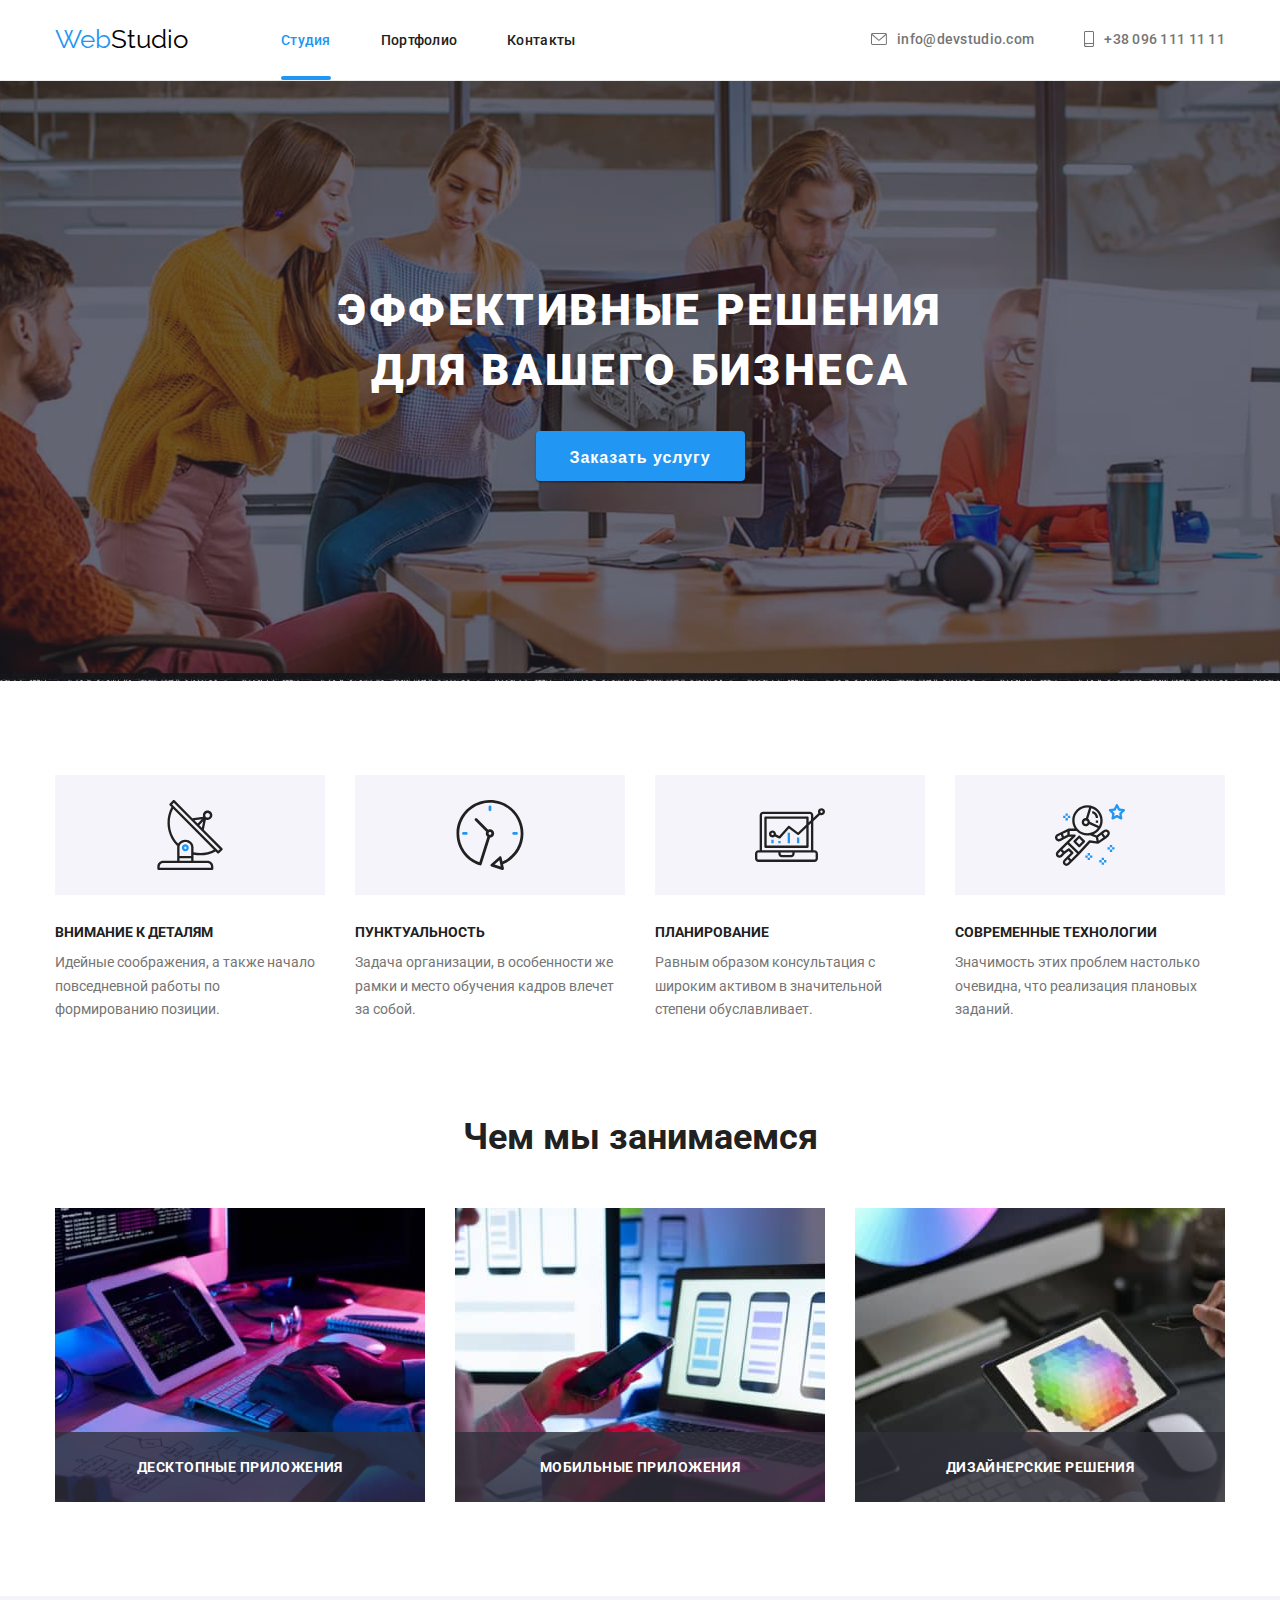
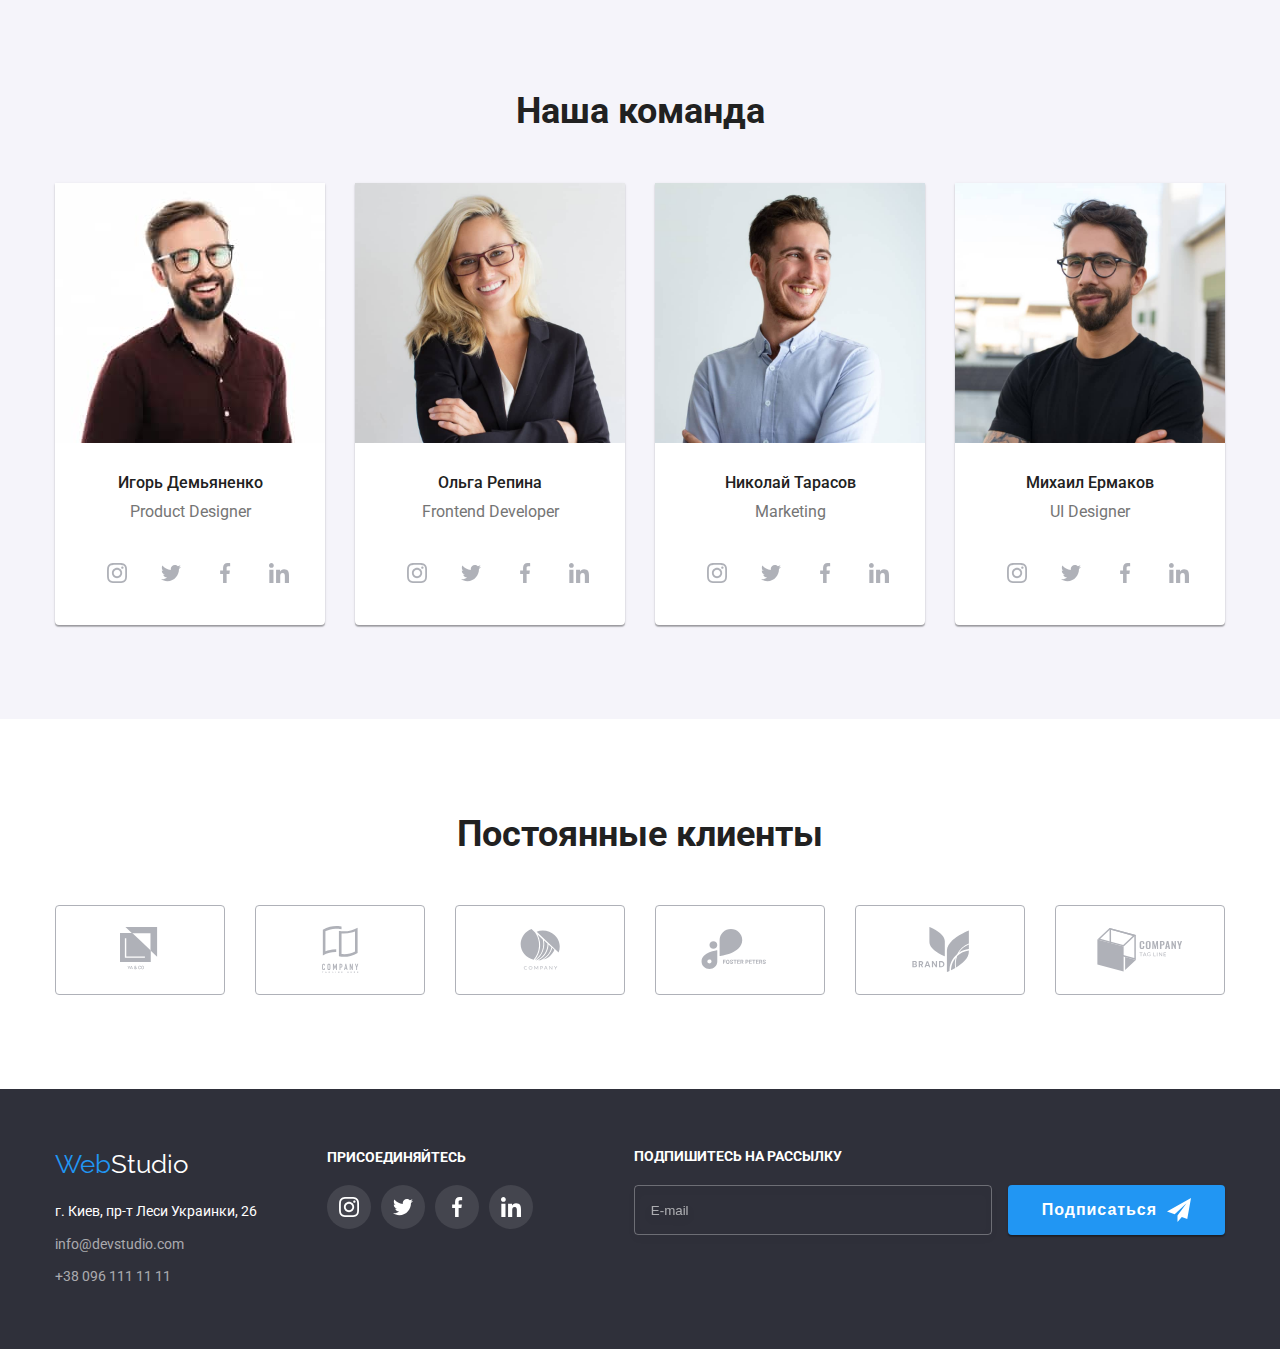
<file: index.html>
<!DOCTYPE html>
<html lang="ru">
  <head>
    <meta charset="UTF-8" />
    <meta http-equiv="X-UA-Compatible" content="IE=edge" />
    <meta name="viewport" content="width=device-width, initial-scale=1.0" />
    <title>Document</title>
    <link rel="preconnect" href="https://fonts.gstatic.com" />
    <link
      href="https://fonts.googleapis.com/css2?family=Raleway:wght@700&family=Roboto:wght@400;500;700;900&display=swap"
      rel="stylesheet"
    />
    <link
      rel="stylesheet"
      href="https://cdnjs.cloudflare.com/ajax/libs/modern-normalize/1.0.0/modern-normalize.min.css"
      integrity="sha512-ISS7cAi1PEhQ8jnbJpJZMd29NlhNj4AWYyLOSp2CE/CsHxTCu+r+t0D2yoJudVrd0/8fTVPUVDzY5Tvli75u/g=="
      crossorigin="anonymous"
    />
    <link rel="stylesheet" href="./css/styles.css" />
  </head>
  <body>
    <header class="page-header">
      <div class="conteiner main-nav">
        <nav class="nav">
          <a href="./index.html" class="logo"><span class="accent">Web</span>Studio</a>
          <ul class="list site-nav">
            <li class="item"><a href="./index.html" class="link site-nav-link current">Студия</a></li>
            <li class="item"><a href="./portfolio.html" class="link site-nav-link">Портфолио</a></li>
            <li class="item"><a href="" class="link site-nav-link">Контакты</a></li>
          </ul>
        </nav>
        <ul class="list auth-nav contacts-list">
          <li class="item contacts-item">
            <a href="mailto:info@devstudio.com" class="link contacts-link">
              <svg class="contacts-icon" width="16" height="12">
                <use href="./images/icons.svg#icon-envelope"></use>
              </svg>
              info@devstudio.com
            </a>
          </li>
          <li class="item contacts-item">
            <a href="tel:+380961111111" class="link contacts-link">
              <svg class="contacts-icon" width="10" height="16">
                <use href="./images/icons.svg#icon-phone"></use>
              </svg>
              +38 096 111 11 11
            </a>
          </li>
        </ul>
      </div>
    </header>
    <main>
      <section class="hero">
        <h1 class="hero-title">Эффективные решения<br />для вашего бизнеса</h1>
        <button type="button" class="button primary" data-modal-open>Заказать услугу</button>
      </section>
      <section class="section">
        <div class="conteiner">
          <ul class="list feature-list">
            <li class="item">
              <div class="thumb">
                <svg class="feature-icons-svg">
                  <use href="./images/icons.svg#icon-antenna"></use>
                </svg>
              </div>
              <h3 class="features-title">Внимание к деталям</h3>
              <p class="features-text">
                Идейные соображения, а также начало повседневной работы по формированию позиции.
              </p>
            </li>
            <li class="item">
              <div class="thumb">
                <svg class="feature-icons-svg">
                  <use href="./images/icons.svg#icon-clock"></use>
                </svg>
              </div>
              <h3 class="features-title">Пунктуальность</h3>
              <p class="features-text">
                Задача организации, в особенности же рамки и место обучения кадров влечет за собой.
              </p>
            </li>
            <li class="item">
              <div class="thumb">
                <svg class="feature-icons-svg">
                  <use href="./images/icons.svg#icon-diagram"></use>
                </svg>
              </div>
              <h3 class="features-title">Планирование</h3>
              <p class="features-text">
                Равным образом консультация с широким активом в значительной степени обуславливает.
              </p>
            </li>
            <li class="item">
              <div class="thumb">
                <svg class="feature-icons-svg">
                  <use href="./images/icons.svg#icon-astronaut"></use>
                </svg>
              </div>
              <h3 class="features-title">Современные технологии</h3>
              <p class="features-text">Значимость этих проблем настолько очевидна, что реализация плановых заданий.</p>
            </li>
          </ul>
        </div>
      </section>
      <section class="work section">
        <div class="conteiner">
          <h2 class="work-title">Чем мы занимаемся</h2>
          <ul class="list work">
            <li class="item work-item">
              <a href="" class="work-link">
                <img src="./images/img1.jpg" alt="Планшет с клавиатурой" width="370" />
                <div class="work-thumb">
                  <h3 class="work-subtitle">Десктопные приложения</h3>
                </div>
              </a>
            </li>
            <li class="item work-item">
              <a href="">
                <img src="./images/img2.jpg" alt="Телефон и ноутбук" width="370" />
                <div class="work-thumb">
                  <h3 class="work-subtitle">Мобильные приложения</h3>
                </div>
              </a>
            </li>
            <li class="item work-item">
              <a href=""
                ><img src="./images/img3.jpg" alt="Планшет" width="370" />
                <div class="work-thumb">
                  <h3 class="work-subtitle">Дизайнерские решения</h3>
                </div>
              </a>
            </li>
          </ul>
        </div>
      </section>
      <section class="team section">
        <div class="conteiner">
          <h2 class="team-title">Наша команда</h2>
          <ul class="list team-list">
            <li class="team-item">
              <img class="team-image" src="./images/photo1.jpg" alt="Игорь Демьяненко" width="270" />
              <div class="team-content">
                <h3 class="team-subtitle">Игорь Демьяненко</h3>
                <p class="team-text">Product Designer</p>
              </div>
              <ul class="social-icons">
                <li class="list social-icons-item">
                  <a href="" class="social-icons-link" target="_blank" rel="noopener noreferrer">
                    <svg class="social-icons-svg">
                      <use href="./images/icons.svg#icon-instagram"></use>
                    </svg>
                  </a>
                </li>
                <li class="list social-icons-item">
                  <a href="" class="social-icons-link" target="_blank" rel="noopener noreferrer">
                    <svg class="social-icons-svg">
                      <use href="./images/icons.svg#icon-twitter"></use>
                    </svg>
                  </a>
                </li>
                <li class="list social-icons-item">
                  <a href="" class="social-icons-link" target="_blank" rel="noopener noreferrer">
                    <svg class="social-icons-svg">
                      <use href="./images/icons.svg#icon-facebook"></use>
                    </svg>
                  </a>
                </li>
                <li class="list social-icons-item">
                  <a href="" class="social-icons-link" target="_blank" rel="noopener noreferrer">
                    <svg class="social-icons-svg">
                      <use href="./images/icons.svg#icon-linkedin"></use>
                    </svg>
                  </a>
                </li>
              </ul>
            </li>
            <li class="team-item">
              <img class="team-image" src="./images/photo2.jpg" alt="Ольга Репина" width="270" />
              <div class="team-content">
                <h3 class="team-subtitle">Ольга Репина</h3>
                <p class="team-text">Frontend Developer</p>
              </div>
              <ul class="social-icons">
                <li class="list social-icons-item">
                  <a href="" class="social-icons-link" target="_blank" rel="noopener noreferrer">
                    <svg class="social-icons-svg">
                      <use href="./images/icons.svg#icon-instagram"></use>
                    </svg>
                  </a>
                </li>
                <li class="list social-icons-item">
                  <a href="" class="social-icons-link" target="_blank" rel="noopener noreferrer">
                    <svg class="social-icons-svg">
                      <use href="./images/icons.svg#icon-twitter"></use>
                    </svg>
                  </a>
                </li>
                <li class="list social-icons-item">
                  <a href="" class="social-icons-link" target="_blank" rel="noopener noreferrer">
                    <svg class="social-icons-svg">
                      <use href="./images/icons.svg#icon-facebook"></use>
                    </svg>
                  </a>
                </li>
                <li class="list social-icons-item">
                  <a href="" class="social-icons-link" target="_blank" rel="noopener noreferrer">
                    <svg class="social-icons-svg">
                      <use href="./images/icons.svg#icon-linkedin"></use>
                    </svg>
                  </a>
                </li>
              </ul>
            </li>
            <li class="team-item">
              <img class="team-image" src="./images/photo3.jpg" alt="Николай Тарасов" width="270" />
              <div class="team-content">
                <h3 class="team-subtitle">Николай Тарасов</h3>
                <p class="team-text">Marketing</p>
              </div>
              <ul class="social-icons">
                <li class="list social-icons-item">
                  <a href="" class="social-icons-link" target="_blank" rel="noopener noreferrer">
                    <svg class="social-icons-svg">
                      <use href="./images/icons.svg#icon-instagram"></use>
                    </svg>
                  </a>
                </li>
                <li class="list social-icons-item">
                  <a href="" class="social-icons-link" target="_blank" rel="noopener noreferrer">
                    <svg class="social-icons-svg">
                      <use href="./images/icons.svg#icon-twitter"></use>
                    </svg>
                  </a>
                </li>
                <li class="list social-icons-item">
                  <a href="" class="social-icons-link" target="_blank" rel="noopener noreferrer">
                    <svg class="social-icons-svg">
                      <use href="./images/icons.svg#icon-facebook"></use>
                    </svg>
                  </a>
                </li>
                <li class="list social-icons-item">
                  <a href="" class="social-icons-link" target="_blank" rel="noopener noreferrer">
                    <svg class="social-icons-svg">
                      <use href="./images/icons.svg#icon-linkedin"></use>
                    </svg>
                  </a>
                </li>
              </ul>
            </li>
            <li class="team-item">
              <img class="team-image" src="./images/photo4.jpg" alt="Михаил Ермаков" width="270" />
              <div class="team-content">
                <h3 class="team-subtitle">Михаил Ермаков</h3>
                <p class="team-text">UI Designer</p>
              </div>
              <ul class="social-icons">
                <li class="list social-icons-item">
                  <a href="" class="social-icons-link" target="_blank" rel="noopener noreferrer">
                    <svg class="social-icons-svg">
                      <use href="./images/icons.svg#icon-instagram"></use>
                    </svg>
                  </a>
                </li>
                <li class="list social-icons-item">
                  <a href="" class="social-icons-link" target="_blank" rel="noopener noreferrer">
                    <svg class="social-icons-svg">
                      <use href="./images/icons.svg#icon-twitter"></use>
                    </svg>
                  </a>
                </li>
                <li class="list social-icons-item">
                  <a href="" class="social-icons-link" target="_blank" rel="noopener noreferrer">
                    <svg class="social-icons-svg">
                      <use href="./images/icons.svg#icon-facebook"></use>
                    </svg>
                  </a>
                </li>
                <li class="list social-icons-item">
                  <a href="" class="social-icons-link" target="_blank" rel="noopener noreferrer">
                    <svg class="social-icons-svg">
                      <use href="./images/icons.svg#icon-linkedin"></use>
                    </svg>
                  </a>
                </li>
              </ul>
            </li>
          </ul>
        </div>
      </section>
      <section class="clients section">
        <div class="conteiner">
          <h2 class="clients-title">Постоянные клиенты</h2>
          <ul class="list clients-list">
            <li class="clients-item">
              <a href="" class="clients-link-svg">
                <svg class="clients-icon-svg" width="41" height="47">
                  <use href="./images/icons.svg#icon-logo1"></use>
                </svg>
              </a>
            </li>
            <li class="clients-item">
              <a href="" class="clients-link-svg">
                <svg class="clients-icon-svg" width="41" height="47">
                  <use href="./images/icons.svg#icon-logo2"></use>
                </svg>
              </a>
            </li>
            <li class="clients-item">
              <a href="" class="clients-link-svg">
                <svg class="clients-icon-svg" width="43" height="41">
                  <use href="./images/icons.svg#icon-logo3"></use>
                </svg>
              </a>
            </li>
            <li class="clients-item">
              <a href="" class="clients-link-svg">
                <svg class="clients-icon-svg" width="84" height="41">
                  <use href="./images/icons.svg#icon-logo4"></use>
                </svg>
              </a>
            </li>
            <li class="clients-item">
              <a href="" class="clients-link-svg">
                <svg class="clients-icon-svg" width="63" height="45">
                  <use href="./images/icons.svg#icon-logo5"></use>
                </svg>
              </a>
            </li>
            <li class="clients-item">
              <a href="" class="clients-link-svg">
                <svg class="clients-icon-svg" width="94" height="44">
                  <use href="./images/icons.svg#icon-logo6"></use>
                </svg>
              </a>
            </li>
          </ul>
        </div>
      </section>
    </main>
    <footer class="footer">
      <div class="conteiner flexbox">
        <div class="footer-contacts">
          <a href="./index.html" class="logo"
            ><span class="accent">Web</span><span class="accent-secondary">Studio</span></a
          >
          <address class="address">
            <p class="footer-text">г. Киев, пр-т Леси Украинки, 26</p>
            <a href="mailto:info@devstudio.com" class="footer-link">info@devstudio.com</a>
            <a href="tel:+380961111111" class="footer-link">+38 096 111 11 11</a>
          </address>
        </div>
        <div class="footer-social-icons">
          <h2 class="footer-social-title">присоединяйтесь</h2>
          <ul class="footer-social-icons-list">
            <li class="list footer-social-icons-item">
              <a href="" class="footer-social-icons-link" target="_blank" rel="noopener noreferrer">
                <svg class="footer-social-icons-svg">
                  <use href="./images/icons.svg#icon-instagram"></use>
                </svg>
              </a>
            </li>
            <li class="list footer-social-icons-item">
              <a href="" class="footer-social-icons-link" target="_blank" rel="noopener noreferrer">
                <svg class="footer-social-icons-svg">
                  <use href="./images/icons.svg#icon-twitter"></use>
                </svg>
              </a>
            </li>
            <li class="list footer-social-icons-item">
              <a href="" class="footer-social-icons-link" target="_blank" rel="noopener noreferrer">
                <svg class="footer-social-icons-svg">
                  <use href="./images/icons.svg#icon-facebook"></use>
                </svg>
              </a>
            </li>
            <li class="list footer-social-icons-item">
              <a href="" class="footer-social-icons-link" target="_blank" rel="noopener noreferrer">
                <svg class="footer-social-icons-svg">
                  <use href="./images/icons.svg#icon-linkedin"></use>
                </svg>
              </a>
            </li>
          </ul>
        </div>
        <form class="subscription">
          <label>
            <b class="subscription-text">Подпишитесь на рассылку</b>
            <input class="subscription-input" type="email" name="email" placeholder="E-mail" required />
          </label>
          <button type="submit" class="button">
            Подписаться
            <svg class="subscription-icon-svg" width="24" height="24">
              <use href="./images/icons.svg#icon-icon-send"></use>
            </svg>
          </button>
        </form>
      </div>
    </footer>
    <div class="backdrop is-hidden" data-modal>
      <div class="modal">
        <button class="modal-button-close" data-modal-close>
          <svg class="modal-icon-svg" width="11" height="11">
            <use href="./images/icons.svg#icon-modal-x"></use>
          </svg>
        </button>
        <form class="form">
          <b class="form-title">Оставьте свои данные, мы вам перезвоним</b>
          <div class="form-field">
            <label for="user-name" class="form-ladel">Имя</label>
            <input type="text" name="user-name" id="user-name" class="form-input" />
            <svg class="form-svg" width="12" height="12">
              <use href="./images/icons.svg#icon-modal-person"></use>
            </svg>
          </div>
          <div class="form-field">
            <label for="tel" class="form-ladel">Телефон</label>
            <input type="tel" name="tel" id="tel" class="form-input" />
            <svg class="form-svg" width="12" height="12">
              <use href="./images/icons.svg#icon-modal-handset"></use>
            </svg>
          </div>
          <div class="form-field">
            <label for="email" class="form-ladel">Почта</label>
            <input type="email" name="email" id="email" class="form-input" />
            <svg class="form-svg" width="12" height="12">
              <use href="./images/icons.svg#icon-modal-email"></use>
            </svg>
          </div>
          <div class="form-field comment">
            <label for="comment" class="form-ladel">Комментарий</label>
            <textarea
              name="feedback"
              rows="5"
              id="comment"
              placeholder="Введите текст"
              class="form-textarea"
            ></textarea>
          </div>
          <label class="checkbox-label">
            <input class="checkbox-input visually-hidden" type="checkbox" name="agreement" />
            <span class="checkbox-icon"></span>
            Соглашаюсь с рассылкой и принимаю&nbsp;
            <a href="" class="checkbox-link">Условия договора</a>
          </label>
          <button type="submit" class="button btn-modal">Отправить</button>
        </form>
      </div>
    </div>
    <script src="./js/modal.js"></script>
  </body>
</html>
</file>
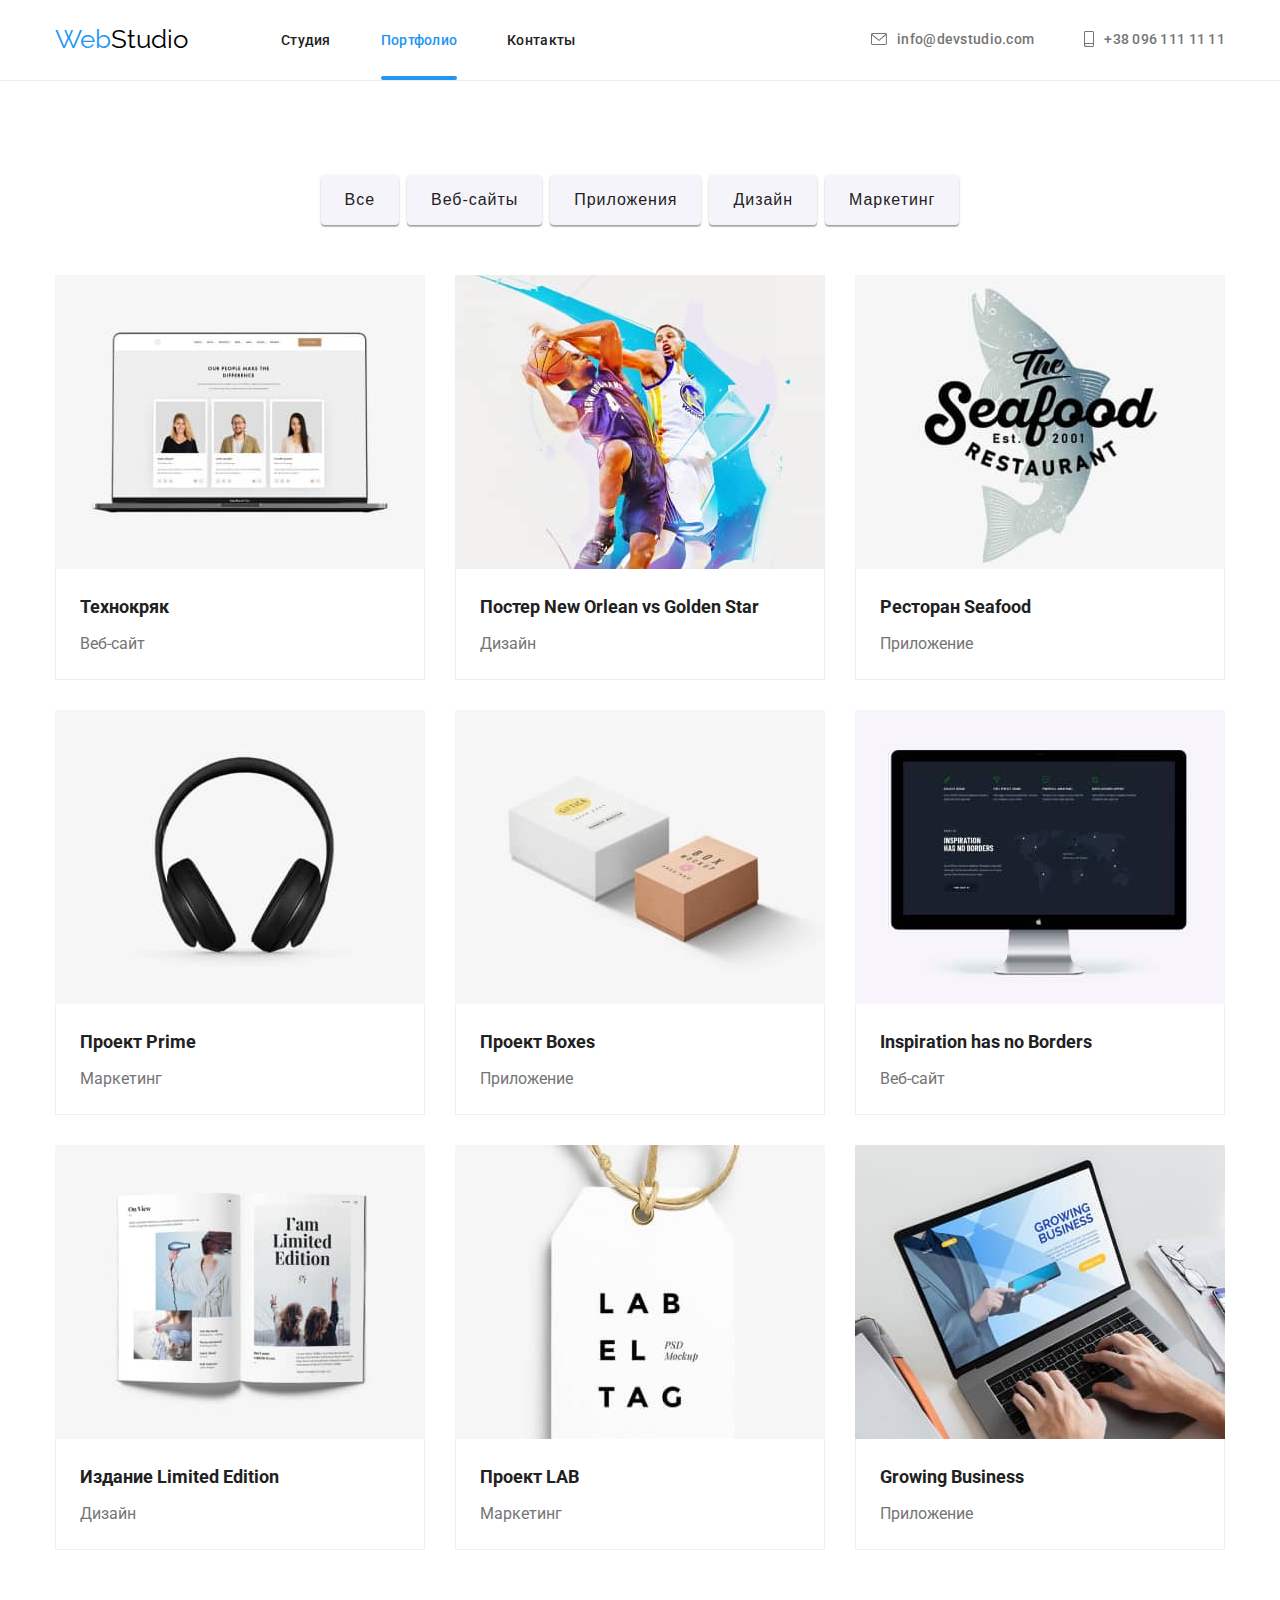
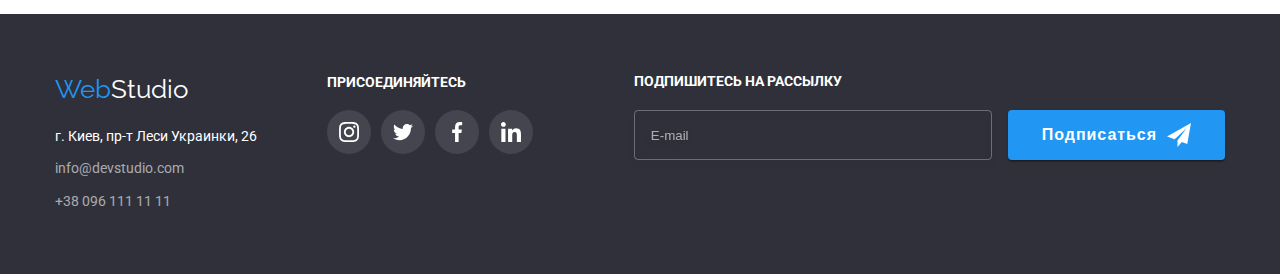
<file: portfolio.html>
<!DOCTYPE html>
<html lang="ru">
  <head>
    <meta charset="UTF-8" />
    <meta http-equiv="X-UA-Compatible" content="IE=edge" />
    <meta name="viewport" content="width=device-width, initial-scale=1.0" />
    <title>Document</title>
    <link rel="preconnect" href="https://fonts.gstatic.com" />
    <link
      href="https://fonts.googleapis.com/css2?family=Raleway:wght@700&family=Roboto:wght@400;500;700;900&display=swap"
      rel="stylesheet"
    />
    <link
      rel="stylesheet"
      href="https://cdnjs.cloudflare.com/ajax/libs/modern-normalize/1.0.0/modern-normalize.min.css"
      integrity="sha512-ISS7cAi1PEhQ8jnbJpJZMd29NlhNj4AWYyLOSp2CE/CsHxTCu+r+t0D2yoJudVrd0/8fTVPUVDzY5Tvli75u/g=="
      crossorigin="anonymous"
    />
    <link rel="stylesheet" href="./css/styles.css" />
  </head>
  <body>
    <header class="page-header">
      <div class="conteiner main-nav">
        <nav class="nav">
          <a href="./index.html" class="logo"><span class="accent">Web</span>Studio</a>
          <ul class="list site-nav">
            <li class="item"><a href="./index.html" class="link site-nav-link">Студия</a></li>
            <li class="item"><a href="./portfolio.html" class="link site-nav-link current">Портфолио</a></li>
            <li class="item"><a href="" class="link site-nav-link">Контакты</a></li>
          </ul>
        </nav>
        <ul class="list auth-nav contacts-list">
          <li class="item contacts-item">
            <a href="mailto:info@devstudio.com" class="link contacts-link">
              <svg class="contacts-icon" width="16" height="12">
                <use href="./images/icons.svg#icon-envelope"></use>
              </svg>
              info@devstudio.com
            </a>
          </li>
          <li class="item contacts-item">
            <a href="tel:+380961111111" class="link contacts-link">
              <svg class="contacts-icon" width="10" height="16">
                <use href="./images/icons.svg#icon-phone"></use>
              </svg>
              +38 096 111 11 11
            </a>
          </li>
        </ul>
      </div>
    </header>
    <main>
      <section class="section">
        <h1 class="visually-hidden">Портфолио</h1>
        <div class="conteiner">
          <ul class="list filter-list">
            <li class="filter-item"><button type="button" class="button secondary">Все</button></li>
            <li class="filter-item"><button type="button" class="button secondary">Веб-сайты</button></li>
            <li class="filter-item"><button type="button" class="button secondary">Приложения</button></li>
            <li class="filter-item"><button type="button" class="button secondary">Дизайн</button></li>
            <li class="filter-item"><button type="button" class="button secondary">Маркетинг</button></li>
          </ul>
          <h2 class="visually-hidden">Наши проекты</h2>
          <ul class="list project">
            <li class="project-item">
              <article class="project-card">
                <a href="" class="project-link">
                  <div class="project-thumb">
                    <div class="card-image">
                      <img src="./images/portfolio/img1.jpg" alt="Открытый ноутбук" width="370" height="294" />
                    </div>
                    <div class="card-action">
                      <p class="card-action-text">
                        Технокряк это современная площадка распространения коронавируса. Компании используют эту
                        платформу для цифрового шпионажа и атак на защищённые сервера конкурентов.
                      </p>
                    </div>
                  </div>
                  <div class="card-content">
                    <h3 class="project-subtitle">Технокряк</h3>
                    <p class="project-text">Веб-сайт</p>
                  </div>
                </a>
              </article>
            </li>
            <li class="project-item">
              <article class="project-card">
                <a href="" class="project-link">
                  <div class="project-thumb">
                    <div class="card-image">
                      <img src="./images/portfolio/img2.jpg" alt="Постер НБА" width="370" height="294" />
                    </div>
                    <div class="card-action">
                      <p class="card-action-text">
                        Технокряк это современная площадка распространения коронавируса. Компании используют эту
                        платформу для цифрового шпионажа и атак на защищённые сервера конкурентов.
                      </p>
                    </div>
                  </div>
                  <div class="card-content">
                    <h3 class="project-subtitle">Постер New Orlean vs Golden Star</h3>
                    <p class="project-text">Дизайн</p>
                  </div>
                </a>
              </article>
            </li>
            <li class="project-item">
              <article class="project-card">
                <a href="" class="project-link">
                  <div class="project-thumb">
                    <div class="card-image">
                      <img src="./images/portfolio/img3.jpg" alt="Логотип ресторана" width="370" height="294" />
                    </div>
                    <div class="card-action">
                      <p class="card-action-text">
                        Технокряк это современная площадка распространения коронавируса. Компании используют эту
                        платформу для цифрового шпионажа и атак на защищённые сервера конкурентов.
                      </p>
                    </div>
                  </div>
                  <div class="card-content">
                    <h3 class="project-subtitle">Ресторан Seafood</h3>
                    <p class="project-text">Приложение</p>
                  </div>
                </a>
              </article>
            </li>
            <li class="project-item">
              <article class="project-card">
                <a href="" class="project-link">
                  <div class="project-thumb">
                    <div class="card-image">
                      <img src="./images/portfolio/img4.jpg" alt="Наушники" width="370" height="294" />
                    </div>
                    <div class="card-action">
                      <p class="card-action-text">
                        Технокряк это современная площадка распространения коронавируса. Компании используют эту
                        платформу для цифрового шпионажа и атак на защищённые сервера конкурентов.
                      </p>
                    </div>
                  </div>
                  <div class="card-content">
                    <h3 class="project-subtitle">Проект Prime</h3>
                    <p class="project-text">Маркетинг</p>
                  </div>
                </a>
              </article>
            </li>
            <li class="project-item">
              <article class="project-card">
                <a href="" class="project-link">
                  <div class="project-thumb">
                    <div class="card-image">
                      <img src="./images/portfolio/img5.jpg" alt="Две коробки" width="370" height="294" />
                    </div>
                    <div class="card-action">
                      <p class="card-action-text">
                        Технокряк это современная площадка распространения коронавируса. Компании используют эту
                        платформу для цифрового шпионажа и атак на защищённые сервера конкурентов.
                      </p>
                    </div>
                  </div>
                  <div class="card-content">
                    <h3 class="project-subtitle">Проект Boxes</h3>
                    <p class="project-text">Приложение</p>
                  </div>
                </a>
              </article>
            </li>
            <li class="project-item">
              <article class="project-card">
                <a href="" class="project-link">
                  <div class="project-thumb">
                    <div class="card-image">
                      <img src="./images/portfolio/img6.jpg" alt="Монитор" width="370" height="294" />
                    </div>
                    <div class="card-action">
                      <p class="card-action-text">
                        Технокряк это современная площадка распространения коронавируса. Компании используют эту
                        платформу для цифрового шпионажа и атак на защищённые сервера конкурентов.
                      </p>
                    </div>
                  </div>
                  <div class="card-content">
                    <h3 class="project-subtitle">Inspiration has no Borders</h3>
                    <p class="project-text">Веб-сайт</p>
                  </div>
                </a>
              </article>
            </li>
            <li class="project-item">
              <article class="project-card">
                <a href="" class="project-link">
                  <div class="project-thumb">
                    <div class="card-image">
                      <img src="./images/portfolio/img7.jpg" alt="Открытая книга" width="370" height="294" />
                    </div>
                    <div class="card-action">
                      <p class="card-action-text">
                        Технокряк это современная площадка распространения коронавируса. Компании используют эту
                        платформу для цифрового шпионажа и атак на защищённые сервера конкурентов.
                      </p>
                    </div>
                  </div>
                  <div class="card-content">
                    <h3 class="project-subtitle">Издание Limited Edition</h3>
                    <p class="project-text">Дизайн</p>
                  </div>
                </a>
              </article>
            </li>
            <li class="project-item">
              <article class="project-card">
                <a href="" class="project-link">
                  <div class="project-thumb">
                    <div class="card-image">
                      <img src="./images/portfolio/img8.jpg" alt="Лейба с надписью" width="370" height="294" />
                    </div>
                    <div class="card-action">
                      <p class="card-action-text">
                        Технокряк это современная площадка распространения коронавируса. Компании используют эту
                        платформу для цифрового шпионажа и атак на защищённые сервера конкурентов.
                      </p>
                    </div>
                  </div>
                  <div class="card-content">
                    <h3 class="project-subtitle">Проект LAB</h3>
                    <p class="project-text">Маркетинг</p>
                  </div>
                </a>
              </article>
            </li>
            <li class="project-item">
              <article class="project-card">
                <a href="" class="project-link">
                  <div class="project-thumb">
                    <div class="card-image">
                      <img src="./images/portfolio/img9.jpg" alt="Работа за ноутбуком" width="370" height="294" />
                    </div>
                    <div class="card-action">
                      <p class="card-action-text">
                        Технокряк это современная площадка распространения коронавируса. Компании используют эту
                        платформу для цифрового шпионажа и атак на защищённые сервера конкурентов.
                      </p>
                    </div>
                  </div>
                  <div class="card-content">
                    <h3 class="project-subtitle">Growing Business</h3>
                    <p class="project-text">Приложение</p>
                  </div>
                </a>
              </article>
            </li>
          </ul>
        </div>
      </section>
    </main>
    <footer class="footer">
      <div class="conteiner flexbox">
        <div class="footer-contacts">
          <a href="./index.html" class="logo"
            ><span class="accent">Web</span><span class="accent-secondary">Studio</span></a
          >
          <address class="address">
            <p class="footer-text">г. Киев, пр-т Леси Украинки, 26</p>
            <a href="mailto:info@devstudio.com" class="footer-link">info@devstudio.com</a>
            <a href="tel:+380961111111" class="footer-link">+38 096 111 11 11</a>
          </address>
        </div>
        <div class="footer-social-icons">
          <h2 class="footer-social-title">присоединяйтесь</h2>
          <ul class="footer-social-icons-list">
            <li class="list footer-social-icons-item">
              <a href="" class="footer-social-icons-link" target="_blank" rel="noopener noreferrer">
                <svg class="footer-social-icons-svg">
                  <use href="./images/icons.svg#icon-instagram"></use>
                </svg>
              </a>
            </li>
            <li class="list footer-social-icons-item">
              <a href="" class="footer-social-icons-link" target="_blank" rel="noopener noreferrer">
                <svg class="footer-social-icons-svg">
                  <use href="./images/icons.svg#icon-twitter"></use>
                </svg>
              </a>
            </li>
            <li class="list footer-social-icons-item">
              <a href="" class="footer-social-icons-link" target="_blank" rel="noopener noreferrer">
                <svg class="footer-social-icons-svg">
                  <use href="./images/icons.svg#icon-facebook"></use>
                </svg>
              </a>
            </li>
            <li class="list footer-social-icons-item">
              <a href="" class="footer-social-icons-link" target="_blank" rel="noopener noreferrer">
                <svg class="footer-social-icons-svg">
                  <use href="./images/icons.svg#icon-linkedin"></use>
                </svg>
              </a>
            </li>
          </ul>
        </div>
        <form class="subscription">
          <label>
            <b class="subscription-text">Подпишитесь на рассылку</b>
            <input class="subscription-input" type="email" name="email" placeholder="E-mail" required />
          </label>
          <button type="submit" class="button">
            Подписаться
            <svg class="subscription-icon-svg" width="24" height="24">
              <use href="./images/icons.svg#icon-icon-send"></use>
            </svg>
          </button>
        </form>
      </div>
    </footer>
  </body>
</html>
</file>
<file: css/styles.css>
:root {
  --primari-text-color: #757575;
  --secondary-text-color: rgba(255, 255, 255, 0.6);
  --title-text-color: #000000;
  --subtitle-text-color: #212121;
  --accent-color: #2196f3;
  --premari-white-color: #ffffff;
  --secondary-bg-color: #f5f4fa;
  --dark-bg-color: #2f303a;
  --project-indent: 30px;
  --border-color: #ececec;
  --border-card-content: #eeeeee;
  --color-icons: #afb1b8;
  --footer-social-icons-bg-color: rgba(255, 255, 255, 0.1);
  --backdrop-bg: rgba(0, 0, 0, 0.2);
  --actions-bg: rgba(33, 150, 243, 0.9);
  --form-border-color: rgba(33, 33, 33, 0.2);
  --main-font: 'Roboto', sans-serif;
  --logo-font: 'Raleway', sans-serif;
  --duration: 250ms;
  --timing-function: cubic-bezier(0.4, 0, 0.2, 1);
}
html {
  box-sizing: border-box;
}

*,
*::before,
*::after {
  box-sizing: inherit;
}

h1,
h2,
h3,
h4,
h5,
h6,
p {
  margin-top: 0;
}

body {
  margin: 0;
  background-color: var(--premari-white-color);
  color: var(--primari-text-color);
  font-family: var(--main-font);
  letter-spacing: 0, 03em;
}

.visually-hidden {
  position: absolute;
  width: 1px;
  height: 1px;
  margin: -1px;
  border: 0;
  padding: 0;
  clip: rect(0 0 0 0);
  overflow: hidden;
}

.logo,
.link,
.footer-text,
.footer-link,
.project-link {
  text-decoration: none;
}

.list {
  padding-left: 0;
  margin: 0;
  list-style: none;
}

img {
  display: block;
  max-width: 100%;
  height: auto;
}

textarea {
  resize: none;
}

.site-nav .link:hover,
.site-nav .link:focus,
.auth-nav .link:hover,
.auth-nav .link:focus,
.footer-link:hover,
.footer-link:focus {
  color: var(--accent-color);
}

.conteiner {
  width: 1200px;
  margin: 0 auto;
  padding: 0 15px;
}

.section {
  padding-top: 94px;
  padding-bottom: 94px;
}

.page-header {
  border-bottom: 1px solid #ececec;
  padding-top: 24px;
  padding-bottom: 25px;
}

/* logo */
.logo {
  color: var(--title-text-color);
  font-family: var(--logo-font);
  font-size: 26px;
  line-height: 1.19;
}

.accent {
  color: var(--accent-color);
}

.main-nav {
  display: flex;
  align-items: center;
}
.nav {
  display: flex;
  align-items: center;
}

.site-nav {
  display: flex;
  margin-left: 93px;
}

.site-nav > .item:not(:last-child) {
  margin-right: 50px;
}

.site-nav .link {
  /* padding-top: 32px;
  padding-bottom: 32px; */
  color: var(--subtitle-text-color);
  font-weight: 500;
  font-size: 14px;
  line-height: 1.14;
  letter-spacing: 0.02em;
  transition: color var(--duration) var(--timing-function);
}

.site-nav .link.current {
  color: var(--accent-color);
}

.site-nav-link {
  position: relative;
}

.site-nav-link::after {
  content: '';
  display: block;
  position: absolute;
  bottom: -32px;
  width: 100%;
  height: 4px;
  border-radius: 2px;
  background-color: var(--accent-color);
  opacity: 0;
}

.current::after {
  opacity: 1;
}

.auth-nav {
  display: flex;
  margin-left: auto;
}

.auth-nav .item + .item {
  margin-left: 50px;
}

.auth-nav .link {
  color: var(--primari-text-color);
  font-weight: 500;
  font-size: 14px;
  line-height: 1.4;
  letter-spacing: 0.02em;
}

.contacts-icon {
  margin-right: 10px;
  fill: currentColor;
}

.contacts-link {
  display: flex;
  align-items: center;
  transition: color var(--duration) var(--timing-function);
}

/* hero */
.hero,
.footer {
  background-color: var(--dark-bg-color);
}

.hero {
  padding-top: 200px;
  padding-bottom: 200px;
  max-width: 1600px;
  min-height: 600px;
  margin-right: auto;
  margin-left: auto;
  text-align: center;
  background-image: linear-gradient(rgba(47, 48, 58, 0.4), rgba(47, 48, 58, 0.4)), url('../images/bg-hero.jpg');
  background-repeat: no-repeat;
  background-position: center;
  background-size: cover;
}

.hero-title {
  margin-bottom: 30px;
  color: var(--premari-white-color);
  font-weight: 900;
  font-size: 44px;
  line-height: 1.36;
  letter-spacing: 0.06em;
  text-transform: uppercase;
}

/* button */
.button {
  text-align: center;
  padding: 10px 32px;
  min-width: 200px;
  height: 50px;
  border-radius: 4px;
  border-color: transparent;
  box-shadow: 0px 1px 3px rgba(0, 0, 0, 0.12), 0px 1px 1px rgba(0, 0, 0, 0.14), 0px 2px 1px rgba(0, 0, 0, 0.2);
  border-color: transparent;
  color: var(--premari-white-color);
  background-color: var(--accent-color);
  font-weight: 700;
  font-size: 16px;
  line-height: 1.88;
  letter-spacing: 0.06em;
  cursor: pointer;
}

/* features */

.thumb {
  display: flex;
  align-items: center;
  justify-content: center;
  margin-bottom: 30px;
  height: 120px;
  background-color: var(--secondary-bg-color);
}

.feature-icons-svg {
  display: flex;
  margin-left: auto;
  margin-right: auto;
  width: 70px;
  height: 70px;
}

.feature-list {
  display: flex;
}

.feature-list .item {
  width: 270px;
}

.feature-list > .item:not(:last-child) {
  margin-right: 30px;
}

.features-title {
  margin-bottom: 10px;
  color: var(--subtitle-text-color);
  font-size: 14px;
  line-height: 1.14;
  text-transform: uppercase;
}

.features-text {
  margin-bottom: 0;
  font-size: 14px;
  line-height: 1.7;
}

/* work */

.work.section {
  padding-top: 0;
}

.work-title,
.team-title,
.clients-title {
  color: var(--subtitle-text-color);
  font-size: 36px;
  line-height: 1.17;
  text-align: center;
}

.work {
  display: flex;
}

.work-title {
  margin-bottom: 50px;
}
.work > .item:not(:last-child) {
  margin-right: 30px;
}

.work-item {
  position: relative;
}

.work-thumb {
  display: flex;
  justify-content: center;
  align-items: center;
  position: absolute;
  bottom: 0;
  width: 100%;
  height: 70px;
  background-color: rgba(47, 48, 58, 0.8);
}
.work-subtitle {
  margin-bottom: 0;
  display: flex;
  position: absolute;
  color: var(--premari-white-color);
  font-weight: 700;
  font-size: 14px;
  line-height: 1.15;
  letter-spacing: 0.03em;
  text-transform: uppercase;
}

/* team */
.team {
  background-color: var(--secondary-bg-color);
}

.team-title {
  margin-bottom: 50px;
}

.team-list {
  display: flex;
  flex-wrap: wrap;
  margin-right: -30px;
}

.team-item {
  flex-basis: calc((100% - 120) / 4);

  background: var(--premari-white-color);
  box-shadow: 0px 1px 3px rgba(0, 0, 0, 0.12), 0px 1px 1px rgba(0, 0, 0, 0.14), 0px 2px 1px rgba(0, 0, 0, 0.2);
  border-radius: 0px 0px 4px 4px;
}

.team-item:not(:last-child) {
  margin-right: 30px;
}

.team-content {
  padding-top: 30px;
  padding-bottom: 30px;
}

.team-list .team-subtitle {
  margin-bottom: 10px;
  color: var(--subtitle-text-color);
  font-weight: 500;
  font-size: 16px;
  line-height: 1.2;
  text-align: center;
}

.team-text {
  margin-bottom: 0;
  font-size: 16px;
  line-height: 1.19;
  text-align: center;
}

/* social-icons */

.social-icons {
  display: inline-flex;
}

.social-icons-item {
  padding-bottom: 30px;
}

.social-icons-item:not(:last-child) {
  margin-right: 10px;
}

.social-icons-link {
  display: flex;
  align-items: center;
  justify-content: center;
  width: 44px;
  height: 44px;
  border-radius: 50%;
  background-color: var(--premari-white-color);
  transition: background-color var(--duration) var(--timing-function);
}

.social-icons-svg {
  display: flex;
  width: 20px;
  height: 20px;
  fill: var(--color-icons);
  transition: fill var(--duration) var(--timing-function);
}

.social-icons-link:hover,
.social-icons-link:focus {
  background-color: var(--accent-color);
}

.social-icons-link:hover .social-icons-svg,
.social-icons-link:focus .social-icons-svg {
  fill: var(--premari-white-color);
}

/* clients */

.clients-title {
  margin-bottom: 50px;
}

.clients-list {
  display: flex;
}

.clients-item:not(:last-child) {
  margin-right: 30px;
}

.clients-link-svg {
  display: flex;
  align-items: center;
  justify-content: center;
  width: 170px;
  height: 90px;
  border: 1px solid var(--color-icons);
  border-radius: 4px;
  transition: border var(--duration) var(--timing-function);
}

.clients-icon-svg {
  fill: var(--color-icons);
  transition: fill var(--duration) var(--timing-function);
}

.clients-link-svg:hover .clients-icon-svg,
.clients-link-svg:focus .clients-icon-svg {
  fill: var(--accent-color);
}

.clients-link-svg:hover,
.client-link-svg:focus {
  border-color: var(--accent-color);
}

/* footer */

.flexbox {
  display: flex;
}

.footer {
  padding-top: 60px;
  padding-bottom: 60px;
}

.address {
  font-style: inherit;
}

.accent-secondary {
  color: var(--premari-white-color);
}

.footer-text {
  margin-top: 20px;
  margin-bottom: 9px;
  color: var(--premari-white-color);
  font-size: 14px;
  line-height: 1.7;
}

.footer-link {
  display: block;
  color: var(--secondary-text-color);
  font-size: 14px;
  line-height: 1.7;
  transition: color var(--duration) var(--timing-function);
}

.footer-link:not(:last-child) {
  margin-bottom: 9px;
}

.footer-social-icons {
  margin-left: 70px;
}

.footer-social-title {
  text-transform: uppercase;
  font-weight: 700;
  font-size: 14px;
  line-height: 1.17;
  margin-bottom: 20px;
  color: var(--premari-white-color);
}

.footer-social-icons-list {
  display: flex;
  justify-content: center;
  margin-top: 0;
  margin-bottom: 0;
  padding-left: 0;
}

.footer-social-icons-item:not(:last-child) {
  margin-right: 10px;
}

.footer-social-icons-svg {
  width: 20px;
  height: 20px;
  fill: var(--premari-white-color);
}

.footer-social-icons-link:hover,
.footer-social-icons-link:focus {
  background-color: var(--accent-color);
}

.footer-social-icons-link {
  display: flex;
  align-items: center;
  justify-content: center;
  width: 44px;
  height: 44px;
  border-radius: 50%;
  background-color: var(--footer-social-icons-bg-color);
  transition: background-color var(--duration) var(--timing-function);
}

/* Подпишитесь на рассылку */
.subscription {
  margin-left: auto;
}

.subscription-text {
  display: block;
  margin-bottom: 20px;
  font-size: 14px;
  line-height: 1.14;
  text-transform: uppercase;
  color: var(--premari-white-color);
}

.subscription-input {
  display: inline-block;
  padding-left: 16px;
  padding-right: 16px;
  min-width: 358px;
  min-height: 50px;
  color: var(--primary-white-color);
  background-color: inherit;
  border: 1px solid rgba(255, 255, 255, 0.3);
  filter: drop-shadow(0px 4px 4px rgba(0, 0, 0, 0.15));
  border-radius: 4px;
}

.subscription-input::placeholder {
  font-style: 16px;
  line-height: 1.25;
  color: var(--secondary-text-color);
}

.subscription > .button {
  display: inline-flex;
  align-items: center;
  justify-content: center;
  margin-left: 12px;
}

.subscription-icon-svg {
  margin-left: 10px;
  fill: var(--premari-white-color);
}

/* portfolio */

.filter-list {
  display: flex;
  justify-content: center;
  margin-bottom: 50px;
}

.filter-item:not(:last-child) {
  margin-right: 8px;
}

.button.secondary {
  padding: 6px 22px;
  min-width: 73px;
  border-radius: 4px;
  color: var(--subtitle-text-color);
  background-color: var(--secondary-bg-color);
  border-color: transparent;
  font-weight: 500;
  font-size: 16px;
  line-height: 1.6;
  transition: color var(--duration) var(--timing-function), background-color var(--duration) var(--timing-function),
    box-shadow var(--duration) var(--timing-function);
}

.button.secondary:hover,
.button.secondary:focus {
  color: var(--premari-white-color);
  background-color: var(--accent-color);
  box-shadow: 0px 3px 1px rgba(0, 0, 0, 0.1), 0px 1px 2px rgba(0, 0, 0, 0.08), 0px 2px 2px rgba(0, 0, 0, 0.12);
}

/* project */

.project {
  display: flex;
  flex-wrap: wrap;
  margin-right: calc(-1 * var(--project-indent));
  margin-bottom: calc(-1 * var(--project-indent));
}

.project-item {
  flex-basis: calc(100% / 3 -30px);
  margin-right: var(--project-indent);
  margin-bottom: var(--project-indent);
}

.project-item:nth-child(3n) {
  margin-right: 0;
}

.project-item:nth-last-child(-n + 3) {
  margin-bottom: 0;
}

.project-link {
  display: block;
  transition: box-shadow var(--duration) var(--timing-function);
}

.project-link:hover,
.project-link:focus {
  border: 1px solid var(--primary-white-color);
  box-shadow: 0px 1px 1px rgba(0, 0, 0, 0.12), 0px 4px 4px rgba(0, 0, 0, 0.06), 1px 4px 6px rgba(0, 0, 0, 0.16);
}

.project-thumb {
  position: relative;
  overflow: hidden;
}

.card-action {
  position: absolute;
  bottom: 0;
  padding: 63px 24px;
  width: 100%;
  height: 100%;
  background-color: var(--actions-bg);
  transform: translateY(100%);
  transition: transform var(--duration) var(--timing-function);
}

.project-card:hover .card-action,
.project-card:focus .card-action {
  opacity: 1;
  transform: translateY(0);
}

.card-action-text {
  margin-bottom: 0;
  font-size: 18px;
  line-height: 1.56;
  color: var(--premari-white-color);
}

.card-content {
  padding: 20px 24px;
  border-right: 1px solid var(--border-card-content);
  border-bottom: 1px solid var(--border-card-content);
  border-left: 1px solid var(--border-card-content);
}
.project-subtitle {
  margin-bottom: 4px;
  color: var(--subtitle-text-color);
  font-size: 18px;
  line-height: 2;
  letter-spacing: 0, 06em;
}

.project-text {
  margin-bottom: 0;
  color: var(--primari-text-color);
  font-size: 16px;
  line-height: 1.87;
}

/* backdrop */

.backdrop {
  position: fixed;
  top: 0;
  left: 0;
  width: 100%;
  height: 100%;
  background-color: var(--backdrop-bg);
  opacity: 1;
  transition: opacity var(--duration) var(--timing-function);
}

.backdrop.is-hidden {
  opacity: 0;
  visibility: hidden;
  pointer-events: none;
}

.backdrop.is-hidden .modal {
  transform: translate(-50%, -50%) scale(0.7);
}

.modal {
  position: absolute;
  min-width: 528px;
  min-height: 581px;
  background-color: var(--premari-white-color);
  top: 50%;
  left: 50%;
  transform: translate(-50%, -50%) scale(1);
  transition: var(--duration) var(--timing-function);
}

.modal-button-close {
  position: absolute;
  top: 8px;
  right: 8px;
  width: 30px;
  height: 30px;
  border-radius: 50%;
  border: 1px solid rgba(0, 0, 0, 0.1);
  background-color: var(--premari-white-color);
  cursor: pointer;
}

.modal-icon-svg {
  width: 11px;
  height: 11px;
  transition: fill var(--duration) var(--timing-function);
}

.modal-button-close:hover,
.modal-button-close:focus {
  fill: var(--accent-color);
}

/* modal rorm */

.form {
  margin-left: auto;
  margin-right: auto;
  padding: 40px;
}

.form-title {
  display: block;
  margin-bottom: 12px;
  text-align: center;
  font-style: 700;
  font-size: 20px;
  line-height: 1.15;
  letter-spacing: 0.03em;
  color: var(--subtitle-text-color);
}

.form-field {
  position: relative;
  display: flex;
  flex-direction: column;
  margin-bottom: 10px;
}

.form-field.comment {
  margin-bottom: 20px;
}

.form-ladel {
  margin-bottom: 4px;
  font-size: 12px;
  line-height: 1.17;
  letter-spacing: 0.01em;
}

.form-input {
  height: 40px;
  padding-top: 12px;
  padding-right: 12px;
  padding-bottom: 12px;
  padding-left: 42px;
  border: 1px solid var(--form-border-color);
  border-radius: 4px;
  transition: border-color var(--duration) var(--timing-function);
  cursor: pointer;
}

.form-svg {
  position: absolute;
  top: 55%;
  left: 15px;
  transition: fill var(--duration) var(--timing-function);
}

.form-input:hover ~ .form-svg,
.form-input:focus ~ .form-svg {
  fill: var(--accent-color);
}

.form-input:hover,
.form-input:focus {
  border-color: var(--accent-color);
}

.form-textarea {
  height: 120px;
  padding: 12px 16px;
  font-size: 14px;
  line-height: 1.14;
  letter-spacing: 0.01em;
  border: 1px solid var(--form-border-color);
  border-radius: 4px;
  transition: border-color var(--duration) var(--timing-function);
  cursor: pointer;
}

.form-textarea::placeholder {
  font-size: 12px;
  line-height: 1.17;
  letter-spacing: 0.01em;
  color: rgba(117, 117, 117, 0.5);
}

.form-textarea:hover,
.form-textarea:focus {
  border-color: var(--accent-color);
}

/* checkbox */

.checkbox-label {
  display: flex;
  align-items: center;
  margin-top: 20px;
  margin-left: 12px;
  margin-bottom: 30px;
  font-size: 14px;
  line-height: 1.71;
}

.checkbox-icon {
  width: 16px;
  height: 15px;
  margin-right: 8px;
  border: 1px solid var(--title-text-color);
  border-radius: 2px;
  transition: background-color var(--duration) var(--timing-function),
    border-color var(--duration) var(--timing-function);
}

.checkbox-input:checked + .checkbox-icon {
  background-color: var(--accent-color);
  border-color: var(--accent-color);
  background-image: url(../images/modal-check.svg);
  background-size: contain;
}
.checkbox-link {
  color: var(--accent-color);
}

.button.btn-modal {
  display: block;
  margin-right: auto;
  margin-left: auto;
}
</file>
